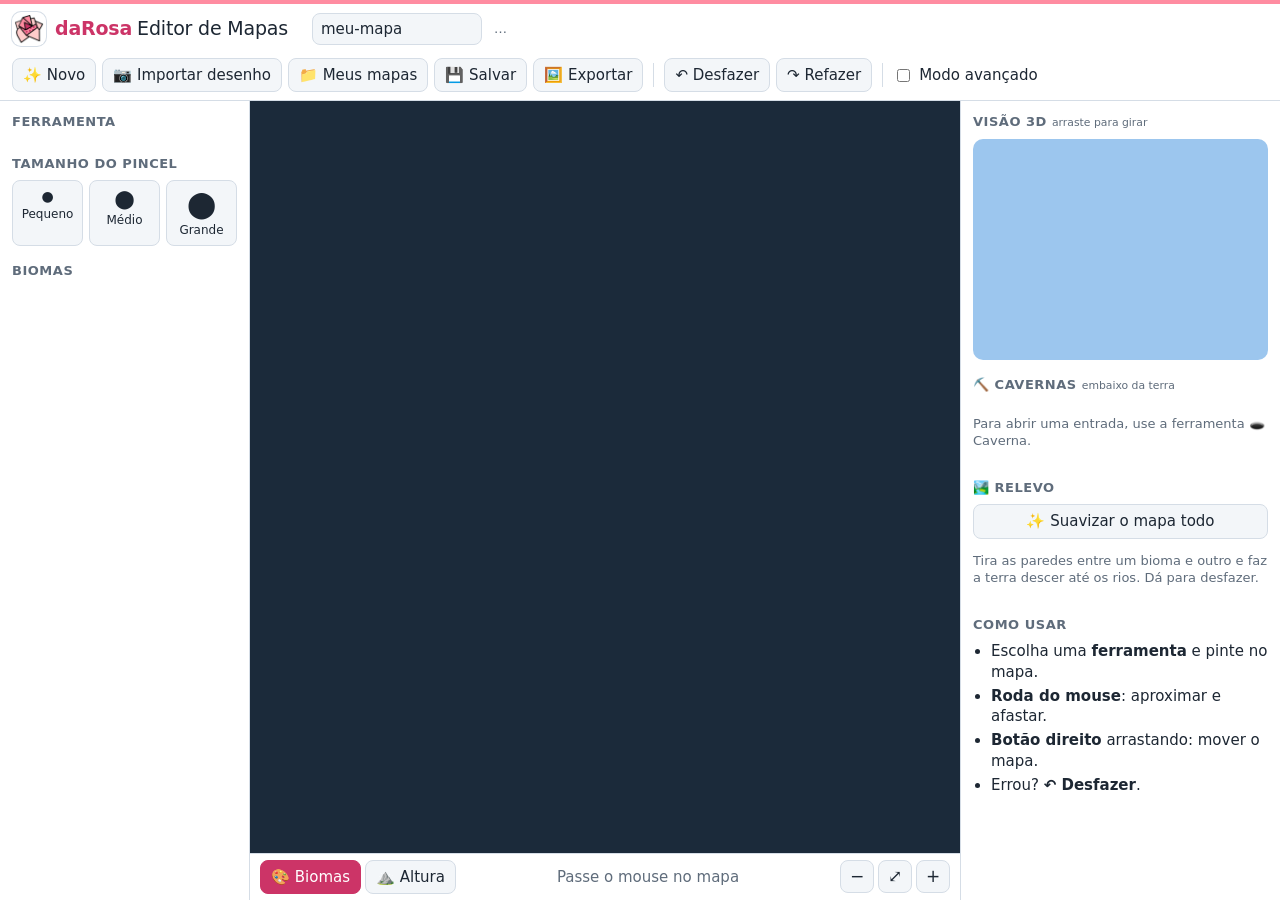
<file: index.html>
<!doctype html>
<html lang="pt-BR">
<head>
<meta charset="utf-8">
<meta name="viewport" content="width=device-width, initial-scale=1">
<title>daRosa - Editor de Mapas</title>
<meta http-equiv="refresh" content="0; url=editor/">
<link rel="icon" type="image/png" href="editor/img/favicon.png">
</head>
<body style="font-family:system-ui,sans-serif;text-align:center;padding:40px">
<p><a href="editor/">Abrir o daRosa - Editor de Mapas</a></p>
</body>
</html>
</file>
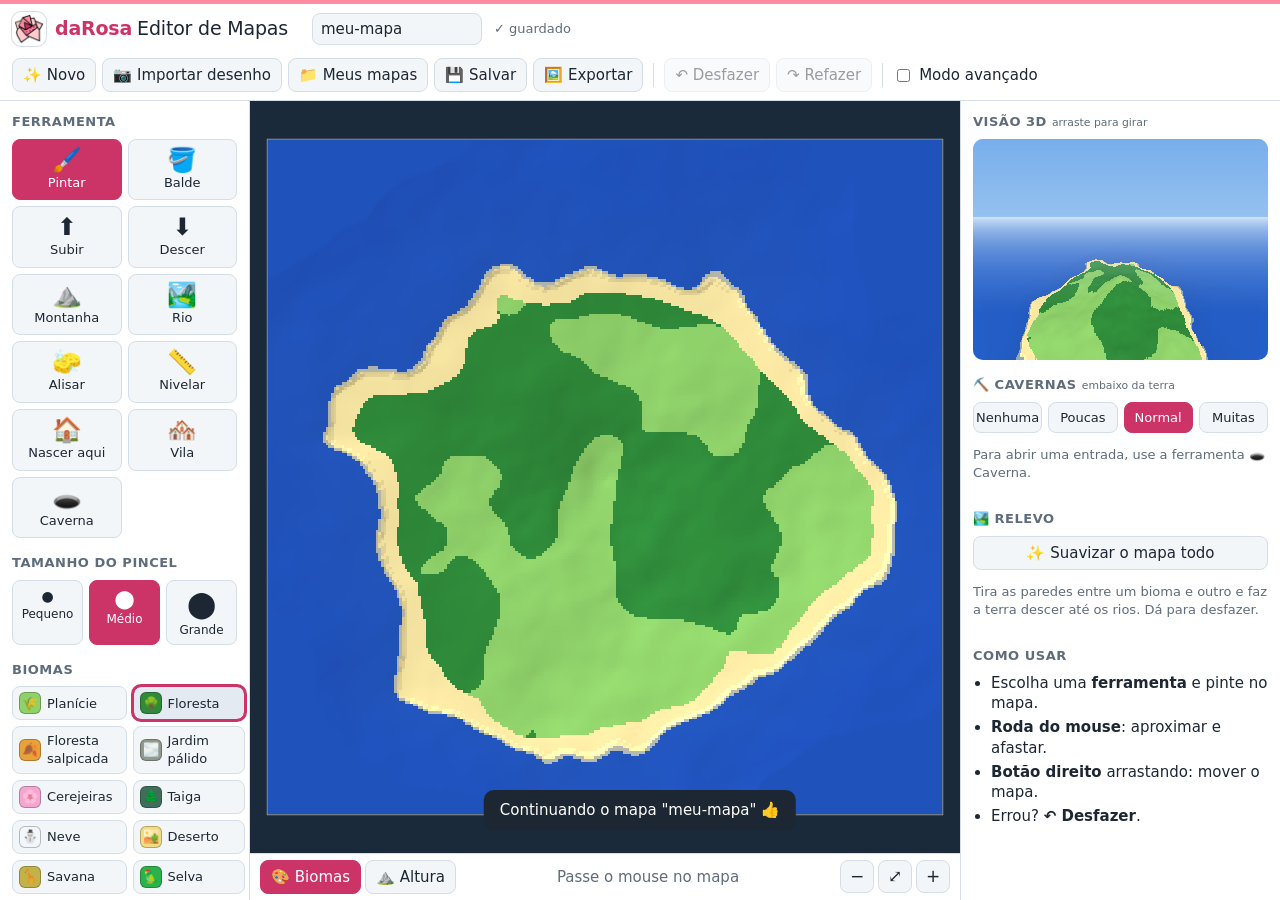
<file: editor/index.html>
<!doctype html>
<html lang="pt-BR">
<head>
  <meta charset="utf-8">
  <meta name="viewport" content="width=device-width, initial-scale=1">
  <title>daRosa - Editor de Mapas</title>
  <meta name="description" content="daRosa - Editor de Mapas: pinte biomas e relevo e transforme o desenho num mundo de Minecraft.">
  <meta name="theme-color" content="#cc3467">
  <link rel="icon" type="image/png" href="img/favicon.png">
  <link rel="apple-touch-icon" href="img/apple-touch-icon.png">
  <link rel="stylesheet" href="style.css">
</head>
<body class="simples">
  <header class="topo">
    <h1 class="marca">
      <img src="img/logo.png" alt="" width="34" height="34">
      <b>daRosa</b> <span>Editor de Mapas</span>
    </h1>
    <input id="nome" class="nome" value="meu-mapa" title="Nome do mapa" aria-label="Nome do mapa">
    <span id="statusSalvo" class="status-salvo" title="O mapa é guardado sozinho neste navegador enquanto você desenha">…</span>
    <div class="acoes">
      <button id="btnNovo" title="Começar um mapa novo (o atual continua guardado)">✨ Novo</button>
      <button id="btnImportar" title="Criar um mapa a partir da foto de um desenho no papel">📷 Importar desenho</button>
      <button id="btnAbrir" title="Ver todos os mapas guardados e as versões antigas">📁 Meus mapas</button>
      <button id="btnSalvar" title="Baixar o mapa num arquivo (.mcmapa)">💾 Salvar</button>
      <button id="btnExportar" title="Exportar imagens do mapa">🖼️ Exportar</button>
      <span class="sep"></span>
      <button id="btnDesfazer" title="Desfazer (Ctrl+Z)">↶ Desfazer</button>
      <button id="btnRefazer" title="Refazer (Ctrl+Y)">↷ Refazer</button>
      <span class="sep"></span>
      <label class="chave" title="Mostrar mais controles">
        <input type="checkbox" id="chkAvancado"> <span>Modo avançado</span>
      </label>
    </div>
    <input type="file" id="arquivo" accept=".mcmapa,.mcbackup,.json" hidden>
  </header>

  <main class="area">
    <aside class="painel esquerda">
      <section>
        <h2>Ferramenta</h2>
        <div id="ferramentas" class="grade-botoes"></div>
      </section>
      <section>
        <h2>Tamanho do pincel</h2>
        <div class="tamanhos simples-so">
          <button data-tam="4" class="tam">●<small>Pequeno</small></button>
          <button data-tam="10" class="tam">⬤<small>Médio</small></button>
          <button data-tam="24" class="tam grande">⬤<small>Grande</small></button>
        </div>
        <div class="avancado">
          <label class="linha">Raio <input type="range" id="rngRaio" min="1" max="100" value="10"> <output id="outRaio">10</output></label>
          <label class="linha">Força <input type="range" id="rngForca" min="5" max="100" value="50"> <output id="outForca">50%</output></label>
        </div>
      </section>
      <section id="secBiomas">
        <h2>Biomas</h2>
        <div id="biomas" class="biomas"></div>
      </section>
    </aside>

    <section class="centro">
      <div class="palco"><canvas id="mapa"></canvas></div>
      <div class="barra-mapa">
        <div class="vistas" role="group" aria-label="Como ver o mapa">
          <button data-vista="bioma" class="ativo">🎨 Biomas</button>
          <button data-vista="altura">⛰️ Altura</button>
        </div>
        <div id="info" class="info">Passe o mouse no mapa</div>
        <div class="zoom">
          <button id="zoomMenos" title="Afastar">−</button>
          <button id="zoomAjustar" title="Ver o mapa inteiro">⤢</button>
          <button id="zoomMais" title="Aproximar">+</button>
        </div>
      </div>
    </section>

    <aside class="painel direita">
      <section class="sec3d">
        <h2>Visão 3D <small>arraste para girar</small></h2>
        <canvas id="tela3d"></canvas>
      </section>
      <section>
        <h2>⛏️ Cavernas <small>embaixo da terra</small></h2>
        <div id="cavernas" class="cavernas" role="group" aria-label="Quantidade de cavernas"></div>
        <p class="dica">Para abrir uma entrada, use a ferramenta 🕳️ Caverna.</p>
      </section>
      <section>
        <h2>🏞️ Relevo</h2>
        <button id="btnSuavizar" class="largo">✨ Suavizar o mapa todo</button>
        <p class="dica">Tira as paredes entre um bioma e outro e faz a terra descer até os rios. Dá para desfazer.</p>
      </section>
      <section class="avancado">
        <h2>Ajustes</h2>
        <label class="linha">Nível do mar <input type="number" id="numMar" min="-40" max="200" value="63"></label>
        <label class="linha"><input type="checkbox" id="chkMagico" checked> Pincel mágico <small>(oceano e rio afundam o terreno; terra sobe acima da água)</small></label>
        <label class="linha"><input type="checkbox" id="chkNivelClique" checked> Nivelar na altura do clique</label>
        <label class="linha">Altura do nivelar <input type="number" id="numNivel" min="-56" max="300" value="70"></label>
        <label class="linha">Exagero 3D <input type="range" id="rngExagero" min="10" max="40" value="15"></label>
        <label class="linha"><input type="checkbox" id="chkRelevo" checked> Sombra do relevo no mapa</label>
        <label class="linha"><input type="checkbox" id="chkGrade"> Grade de chunks (16×16)</label>
        <p class="dica" id="tamanhoInfo"></p>
      </section>
      <section class="ajuda simples-so">
        <h2>Como usar</h2>
        <ul>
          <li>Escolha uma <b>ferramenta</b> e pinte no mapa.</li>
          <li><b>Roda do mouse</b>: aproximar e afastar.</li>
          <li><b>Botão direito</b> arrastando: mover o mapa.</li>
          <li>Errou? <b>↶ Desfazer</b>.</li>
        </ul>
      </section>
    </aside>
  </main>

  <dialog id="dlgNovo">
    <form method="dialog">
      <h2>✨ Mapa novo</h2>
      <p>Que tipo de começo?</p>
      <div class="opcoes" id="tiposNovo">
        <label><input type="radio" name="tipo" value="ilha" checked><span>🏝️<b>Ilha</b></span></label>
        <label><input type="radio" name="tipo" value="planicie"><span>🌾<b>Planície</b></span></label>
        <label><input type="radio" name="tipo" value="oceano"><span>🌊<b>Só oceano</b></span></label>
      </div>
      <p>Tamanho</p>
      <div class="opcoes">
        <label><input type="radio" name="tam" value="256" checked><span>🟩<b>Pequeno</b><small>256 × 256</small></span></label>
        <label><input type="radio" name="tam" value="512"><span>🟩🟩<b>Médio</b><small>512 × 512</small></span></label>
        <label><input type="radio" name="tam" value="1024"><span>🟩🟩🟩<b>Grande</b><small>1024 × 1024</small></span></label>
      </div>
      <p class="dica">O mapa de agora não some: ele continua guardado em 📁 Meus mapas.</p>
      <menu>
        <button value="cancelar">Cancelar</button>
        <button value="ok" class="primario">Criar</button>
      </menu>
    </form>
  </dialog>

  <dialog id="dlgExportar">
    <form method="dialog">
      <h2>🖼️ Exportar</h2>
      <div class="opcoes">
        <button value="png-bioma" class="op"><span>🎨<b>Imagem dos biomas</b></span></button>
        <button value="png-altura" class="op"><span>⛰️<b>Imagem da altura</b></span></button>
      </div>
      <p class="dica">Para o Minecraft, o gerador usa o arquivo do projeto (💾 Salvar). A geração do mundo vem na próxima etapa.</p>
      <menu><button value="cancelar">Fechar</button></menu>
    </form>
  </dialog>

  <dialog id="dlgMapas" class="largo">
    <div class="mapas-topo">
      <button id="mapasVoltar" hidden>← Voltar</button>
      <h2 id="mapasTitulo">📁 Meus mapas</h2>
      <button id="mapasFechar" title="Fechar">✕</button>
    </div>
    <div id="mapasLista" class="mapas-lista"></div>
    <div id="mapasAcoes" class="mapas-acoes">
      <button id="mapasArquivo" title="Abrir um arquivo .mcmapa ou um backup .mcbackup">📂 Abrir arquivo…</button>
      <button id="mapasBackup" title="Baixar um arquivo com todos os mapas deste navegador">⬇️ Baixar backup de todos</button>
    </div>
    <p class="dica">Os mapas ficam guardados <b>neste navegador, neste computador</b>. Para levar a outro lugar ou ter uma cópia segura, use 💾 Salvar ou o backup.</p>
  </dialog>

  <dialog id="dlgImportar" class="importar">
    <div class="mapas-topo">
      <h2>📷 Importar desenho</h2>
      <button id="impFechar" title="Fechar">✕</button>
    </div>

    <section data-passo="1" class="imp-passo1">
      <p>Tire uma foto do mapa desenhado no papel — <b>de cima</b>, com <b>boa luz</b> e a <b>folha inteira</b> aparecendo.
        Cada cor do desenho vai virar um bioma.</p>
      <label class="botao-foto">
        <input type="file" id="impArquivo" accept="image/*">
        <span>📷 Escolher a foto</span>
      </label>
      <p class="dica">A foto não sai deste aparelho: tudo é feito aqui no navegador.</p>
    </section>

    <section data-passo="2" hidden>
      <p><b>Passo 2:</b> arraste as 4 bolinhas para os cantos do desenho.</p>
      <canvas id="impCantos" class="imp-cantos"></canvas>
      <div class="imp-barra">
        <button id="impVoltar1">← Outra foto</button>
        <button id="impCantosReset">Achar a folha</button>
        <button id="impCantosTudo">Foto inteira</button>
        <label>Tamanho do mapa
          <select id="impTamanho">
            <option value="256">Pequeno (256)</option>
            <option value="512" selected>Médio (512)</option>
            <option value="1024">Grande (1024)</option>
          </select>
        </label>
        <span class="espaco"></span>
        <button id="impProximo" class="primario">Próximo: cores →</button>
      </div>
    </section>

    <section data-passo="3" hidden>
      <p><b>Passo 3:</b> diga qual bioma é cada cor (igual à legenda do desenho). Passe o mouse numa cor para ver onde ela está.</p>
      <div class="imp-cores-area">
        <canvas id="impPrevia" class="imp-previa"></canvas>
        <div id="impCores" class="imp-cores"></div>
      </div>
      <div class="imp-barra">
        <button id="impVoltar2">← Cantos</button>
        <label><input type="checkbox" id="impPraias" checked> Praias na costa</label>
        <label title="A margem da folha e a legenda, se não foram pintadas, viram mar"><input type="checkbox" id="impBordaMar" checked> Papel em branco na borda vira mar</label>
        <span class="espaco"></span>
        <button id="impCriar" class="primario">✨ Criar mapa</button>
      </div>
    </section>

    <div id="impProcessando" class="imp-processando" hidden>⏳ Transformando o desenho…</div>
  </dialog>

  <div id="aviso" class="aviso" role="status" aria-live="polite"></div>

  <script type="module" src="js/app.js"></script>
</body>
</html>
</file>
<file: editor/style.css>
:root {
  --fundo: #eef2f6;
  --painel: #ffffff;
  --texto: #1d2733;
  --suave: #5f6c7b;
  --borda: #d5dde6;
  --botao: #f3f6f9;
  --botao-hover: #e3eaf2;
  /* cores da marca daRosa */
  --rosa-claro: #fecccb;
  --rosa: #ff8ca1;
  --rosa-escuro: #cc3467;
  --ativo: var(--rosa-escuro);
  --ativo-texto: #ffffff;
  --fundo-mapa: #1b2a3a;
  --raio: 10px;
  color-scheme: light;
}
@media (prefers-color-scheme: dark) {
  :root {
    --fundo: #12171e;
    --painel: #1b222b;
    --texto: #e6edf3;
    --suave: #9aa7b4;
    --borda: #2c3642;
    --botao: #242d38;
    --botao-hover: #2e3946;
    --ativo: #c82f63;
    --fundo-mapa: #0d1621;
    color-scheme: dark;
  }
}

* { box-sizing: border-box; }
html, body { height: 100%; margin: 0; }
body {
  background: var(--fundo);
  color: var(--texto);
  font: 15px/1.35 system-ui, "Segoe UI", Roboto, sans-serif;
  display: flex; flex-direction: column;
  overflow: hidden;
}
button {
  font: inherit; color: inherit;
  background: var(--botao);
  border: 1px solid var(--borda);
  border-radius: 8px;
  padding: 6px 10px;
  cursor: pointer;
}
button:hover { background: var(--botao-hover); }
button:disabled { opacity: .45; cursor: default; }
button.ativo, button.primario { background: var(--ativo); color: var(--ativo-texto); border-color: var(--ativo); }
input[type=number] { width: 72px; font: inherit; padding: 3px 5px; border-radius: 6px; border: 1px solid var(--borda); background: var(--botao); color: inherit; }
h2 { font-size: 13px; text-transform: uppercase; letter-spacing: .04em; color: var(--suave); margin: 0 0 8px; }
h2 small { text-transform: none; letter-spacing: 0; font-weight: normal; }

/* ---------- topo ---------- */
.topo {
  display: flex; align-items: center; gap: 12px; flex-wrap: wrap;
  padding: 8px 12px;
  background: var(--painel);
  border-bottom: 1px solid var(--borda);
}
.topo { border-top: 4px solid var(--rosa); }
/* marca no mesmo estilo do daRosa Modelamento 3D */
.marca {
  display: flex; align-items: center; gap: 9px; white-space: nowrap;
  font-size: 19px; margin: 0 12px 0 0; font-weight: 600; letter-spacing: -.01em; color: var(--texto);
}
.marca img {
  width: 34px; height: 34px; display: block;
  background: #fff; border-radius: 9px; padding: 2px; box-shadow: 0 0 0 1px var(--borda);
}
.marca b { color: var(--rosa-escuro); font-weight: 800; }
.marca span { color: var(--texto); font-weight: 500; margin-left: -4px; }
@media (prefers-color-scheme: dark) { .marca b { color: var(--rosa); } }
.nome { font: inherit; padding: 5px 8px; border: 1px solid var(--borda); border-radius: 8px; background: var(--botao); color: inherit; width: 170px; }
.acoes { display: flex; align-items: center; gap: 6px; flex-wrap: wrap; }
.sep { width: 1px; height: 24px; background: var(--borda); margin: 0 4px; }
.chave { display: flex; align-items: center; gap: 6px; cursor: pointer; user-select: none; }

/* ---------- área principal ---------- */
.area {
  flex: 1; min-height: 0;
  display: grid;
  grid-template-columns: 250px 1fr 320px;
  grid-template-rows: minmax(0, 1fr);
}
.painel {
  background: var(--painel);
  overflow-y: auto;
  overflow-x: hidden;
  min-width: 0;
  padding: 12px;
  display: flex; flex-direction: column; gap: 16px;
}
.esquerda { border-right: 1px solid var(--borda); }
.direita { border-left: 1px solid var(--borda); }

.grade-botoes { display: grid; grid-template-columns: repeat(2, 1fr); gap: 6px; }
.ferramenta { display: flex; flex-direction: column; align-items: center; gap: 2px; padding: 8px 4px; }
.ferramenta .ic { font-size: 24px; line-height: 1; }
.ferramenta small { font-size: 13px; }

.tamanhos { display: grid; grid-template-columns: repeat(3, 1fr); gap: 6px; }
.tam { display: flex; flex-direction: column; align-items: center; font-size: 14px; padding: 6px 2px; min-width: 0; }
.tam:nth-child(2) { font-size: 18px; }
.tam.grande { font-size: 26px; }
.tam small { font-size: 12px; }

.biomas { display: grid; grid-template-columns: 1fr 1fr; gap: 6px; }
.bioma {
  display: flex; align-items: center; gap: 6px;
  padding: 5px 6px; text-align: left; font-size: 13px;
}
.bioma .cor { width: 22px; height: 22px; border-radius: 6px; flex: none; border: 1px solid rgba(0,0,0,.25); display: grid; place-items: center; font-size: 13px; }
.bioma.ativo { background: var(--botao-hover); color: inherit; outline: 3px solid var(--ativo); outline-offset: -1px; }
.biomas.apagado { opacity: .4; }

.cavernas { display: grid; grid-template-columns: repeat(4, 1fr); gap: 6px; }
#btnSuavizar { width: 100%; }
.cavernas button { padding: 6px 2px; font-size: 13px; min-width: 0; }

.linha { display: flex; align-items: center; gap: 8px; margin: 6px 0; flex-wrap: wrap; }
.linha input[type=range] { flex: 1; min-width: 80px; }
.linha small { color: var(--suave); }
.dica { color: var(--suave); font-size: 13px; }
.ajuda ul { margin: 0; padding-left: 18px; }
.ajuda li { margin: 4px 0; }

/* modo simples / avançado */
body.simples .avancado { display: none !important; }
body:not(.simples) .simples-so { display: none !important; }

/* ---------- centro ---------- */
.centro { position: relative; min-width: 0; min-height: 0; display: flex; flex-direction: column; }
.palco { position: relative; flex: 1; min-height: 0; }
#mapa { position: absolute; inset: 0; width: 100%; height: 100%; display: block; background: var(--fundo-mapa); touch-action: none; cursor: crosshair; }
#mapa.arrastando { cursor: grabbing; }
.barra-mapa {
  display: flex; align-items: center; gap: 10px;
  padding: 6px 10px; background: var(--painel); border-top: 1px solid var(--borda);
}
.vistas, .zoom { display: flex; gap: 4px; }
.zoom button { width: 34px; font-size: 17px; padding: 4px 0; }
.info { flex: 1; text-align: center; color: var(--suave); font-variant-numeric: tabular-nums; white-space: nowrap; overflow: hidden; text-overflow: ellipsis; }

.sec3d canvas { width: 100%; aspect-ratio: 4 / 3; display: block; border-radius: var(--raio); background: #9cc6ee; cursor: grab; touch-action: none; image-rendering: auto; }

/* ---------- diálogos ---------- */
dialog {
  border: 1px solid var(--borda); border-radius: 14px;
  background: var(--painel); color: var(--texto);
  padding: 20px; width: min(520px, calc(100vw - 32px));
}
dialog::backdrop { background: rgba(0,0,0,.45); }
dialog h2 { font-size: 20px; text-transform: none; letter-spacing: 0; color: var(--texto); }
dialog p { margin: 12px 0 6px; }
.opcoes { display: grid; grid-template-columns: repeat(3, 1fr); gap: 8px; }
.opcoes label { cursor: pointer; }
.opcoes input { position: absolute; opacity: 0; pointer-events: none; }
.opcoes span, .op span {
  display: flex; flex-direction: column; align-items: center; gap: 4px;
  padding: 12px 6px; border: 2px solid var(--borda); border-radius: 12px; font-size: 22px; text-align: center;
}
.opcoes b { font-size: 15px; }
.opcoes small { font-size: 12px; color: var(--suave); }
.opcoes input:checked + span { border-color: var(--ativo); background: var(--botao-hover); }
.opcoes input:focus-visible + span { outline: 2px solid var(--ativo); }
.op { padding: 0; border: none; background: none; }
dialog menu { display: flex; justify-content: flex-end; gap: 8px; padding: 0; margin: 18px 0 0; }

/* ---------- status "guardado" ---------- */
.status-salvo { font-size: 13px; color: var(--suave); white-space: nowrap; min-width: 90px; }
.status-salvo.erro { color: #d9480f; font-weight: 600; }

/* ---------- Meus mapas ---------- */
dialog.largo { width: min(640px, calc(100vw - 32px)); }
.mapas-topo { display: flex; align-items: center; gap: 8px; }
.mapas-topo h2 { flex: 1; margin: 0; }
.mapas-lista { display: flex; flex-direction: column; gap: 8px; margin: 14px 0; max-height: 55vh; overflow-y: auto; }
.mapa-item { display: flex; align-items: center; gap: 12px; padding: 8px; border: 1px solid var(--borda); border-radius: 12px; }
.mapa-item.atual { border-color: var(--ativo); background: var(--botao); }
.mapa-item img, .sem-mini { width: 64px; height: 64px; border-radius: 8px; flex: none; image-rendering: pixelated; background: var(--fundo-mapa); }
.sem-mini { display: grid; place-items: center; font-size: 28px; background: var(--botao); }
.mapa-info { flex: 1; min-width: 0; display: flex; flex-direction: column; }
.mapa-info b { overflow: hidden; text-overflow: ellipsis; white-space: nowrap; }
.mapa-info small { color: var(--suave); }
.mapa-botoes { display: flex; gap: 6px; flex-wrap: wrap; justify-content: flex-end; }
.mapas-acoes { display: flex; gap: 8px; flex-wrap: wrap; }

/* ---------- Importar desenho ---------- */
dialog.importar { width: min(1100px, calc(100vw - 24px)); height: min(860px, calc(100vh - 24px)); position: relative; }
dialog.importar[open] { display: flex; flex-direction: column; gap: 8px; }
dialog.importar > section:not([hidden]) { flex: 1; min-height: 0; display: flex; flex-direction: column; gap: 10px; }
dialog.importar p { margin: 4px 0; }
.imp-passo1 { align-items: center; justify-content: center; text-align: center; }
.botao-foto input { position: absolute; opacity: 0; width: 1px; height: 1px; }
.botao-foto span {
  display: inline-block; padding: 18px 28px; font-size: 20px; font-weight: 600; cursor: pointer;
  background: var(--ativo); color: var(--ativo-texto); border-radius: 14px;
}
.botao-foto input:focus-visible + span { outline: 3px solid var(--rosa); outline-offset: 3px; }
.imp-cantos { flex: 1; min-height: 0; width: 100%; touch-action: none; background: var(--botao); border-radius: 10px; }
.imp-barra { display: flex; align-items: center; gap: 8px; flex-wrap: wrap; }
.imp-barra label { display: flex; align-items: center; gap: 6px; }
.imp-barra select { font: inherit; padding: 4px; border-radius: 6px; }
.espaco { flex: 1; }
.imp-cores-area { flex: 1; min-height: 0; display: grid; grid-template-columns: 1fr 340px; gap: 12px; }
.imp-previa { width: 100%; height: 100%; object-fit: contain; image-rendering: pixelated; background: var(--fundo-mapa); border-radius: 10px; min-height: 0; }
.imp-cores { overflow-y: auto; display: flex; flex-direction: column; gap: 6px; }
.imp-cor { display: grid; grid-template-columns: 34px 46px 1fr; align-items: center; gap: 8px; padding: 4px; border-radius: 8px; }
.imp-cor:hover { background: var(--botao); }
.imp-cor .amostra { width: 34px; height: 26px; border-radius: 6px; border: 1px solid rgba(0,0,0,.3); }
.imp-cor small { color: var(--suave); text-align: right; }
.imp-cor select { font: inherit; padding: 4px; border-radius: 6px; min-width: 0; }
.imp-pequenas summary { cursor: pointer; color: var(--suave); padding: 6px 4px; }
.imp-pequenas[open] { display: flex; flex-direction: column; gap: 6px; }
.imp-processando {
  position: absolute; inset: 0; display: grid; place-items: center; font-size: 22px; font-weight: 600;
  background: color-mix(in srgb, var(--painel) 85%, transparent); border-radius: 14px;
}
.imp-processando[hidden] { display: none; }
@media (max-width: 760px) {
  .imp-cores-area { grid-template-columns: 1fr; grid-template-rows: 45% 1fr; }
}

/* ---------- aviso flutuante ---------- */
.aviso {
  position: fixed; left: 50%; bottom: 70px; transform: translateX(-50%) translateY(20px);
  background: #1d2733; color: #fff; padding: 10px 16px; border-radius: 10px;
  opacity: 0; transition: .25s; pointer-events: none; max-width: calc(100vw - 32px);
}
.aviso.mostrar { opacity: 1; transform: translateX(-50%); }

/* ---------- telas menores ---------- */
@media (max-width: 1100px) {
  .area { grid-template-columns: 220px 1fr 260px; }
}
@media (max-width: 820px) {
  body { overflow: auto; }
  .area { flex: none; grid-template-columns: 1fr; grid-template-rows: 60vh auto auto; }
  .painel { overflow: visible; }
  .esquerda { order: 2; border: none; }
  .centro { order: 1; height: 60vh; }
  .direita { order: 3; border: none; }
}
@media (max-width: 480px) {
  .marca span { display: none; }
}
</file>
